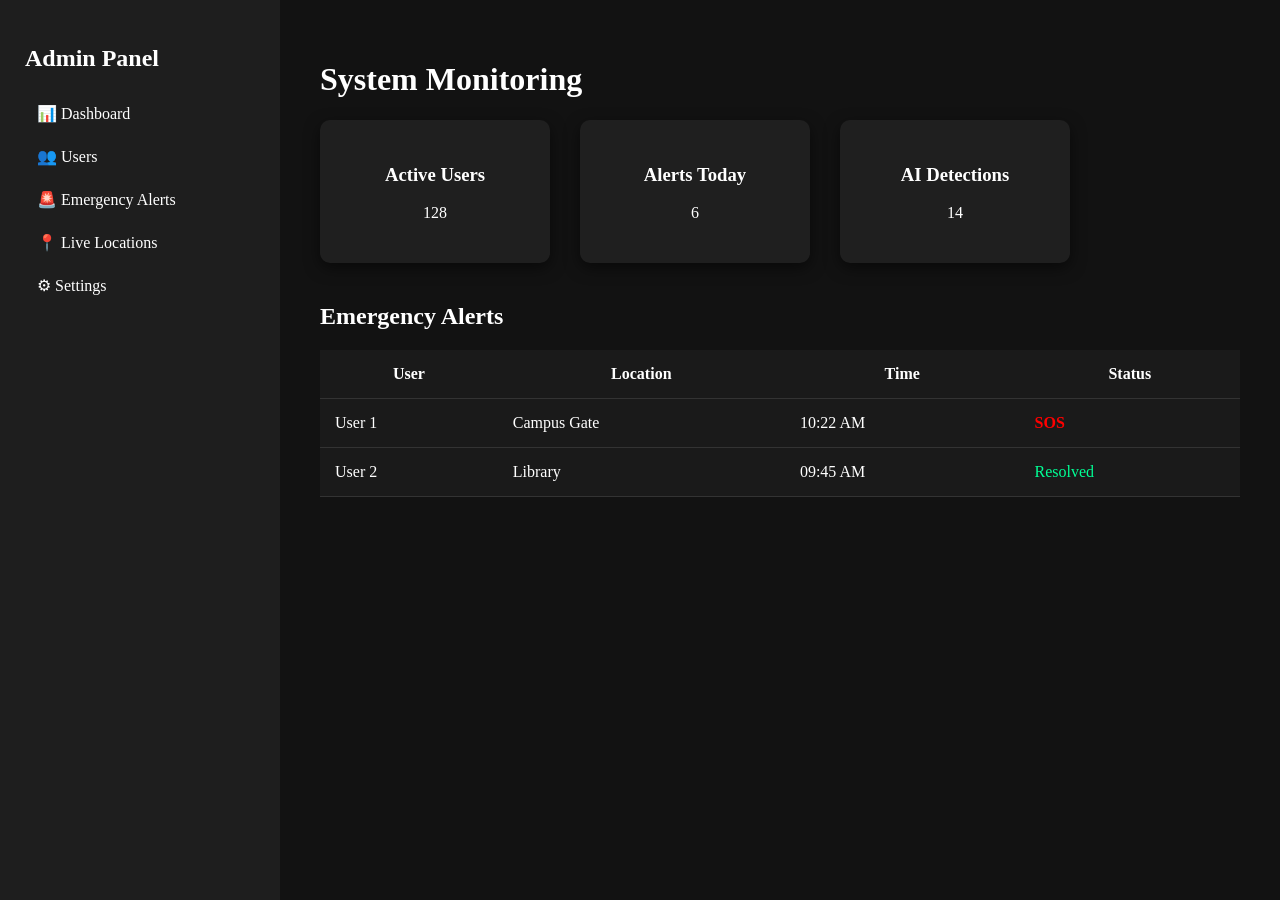
<file: User-Admin-UI/admin-dashboard.html>
<!DOCTYPE html>
<html>
<head>

<title>Safeguard AI - Admin Panel</title>
<link rel="stylesheet" href="admin.css">

</head>

<body>

<div class="admin-dashboard">

<div class="sidebar">

<h2>Admin Panel</h2>

<ul>
<li>📊 Dashboard</li>
<li>👥 Users</li>
<li>🚨 Emergency Alerts</li>
<li>📍 Live Locations</li>
<li>⚙ Settings</li>
</ul>

</div>

<div class="content">

<h1>System Monitoring</h1>

<div class="stats">

<div class="stat-card">
<h3>Active Users</h3>
<p>128</p>
</div>

<div class="stat-card">
<h3>Alerts Today</h3>
<p>6</p>
</div>

<div class="stat-card">
<h3>AI Detections</h3>
<p>14</p>
</div>

</div>

<h2>Emergency Alerts</h2>

<table>

<tr>
<th>User</th>
<th>Location</th>
<th>Time</th>
<th>Status</th>
</tr>

<tr>
<td>User 1</td>
<td>Campus Gate</td>
<td>10:22 AM</td>
<td class="danger">SOS</td>
</tr>

<tr>
<td>User 2</td>
<td>Library</td>
<td>09:45 AM</td>
<td class="safe">Resolved</td>
</tr>

</table>

</div>

</div>

</body>
</html>
</file>
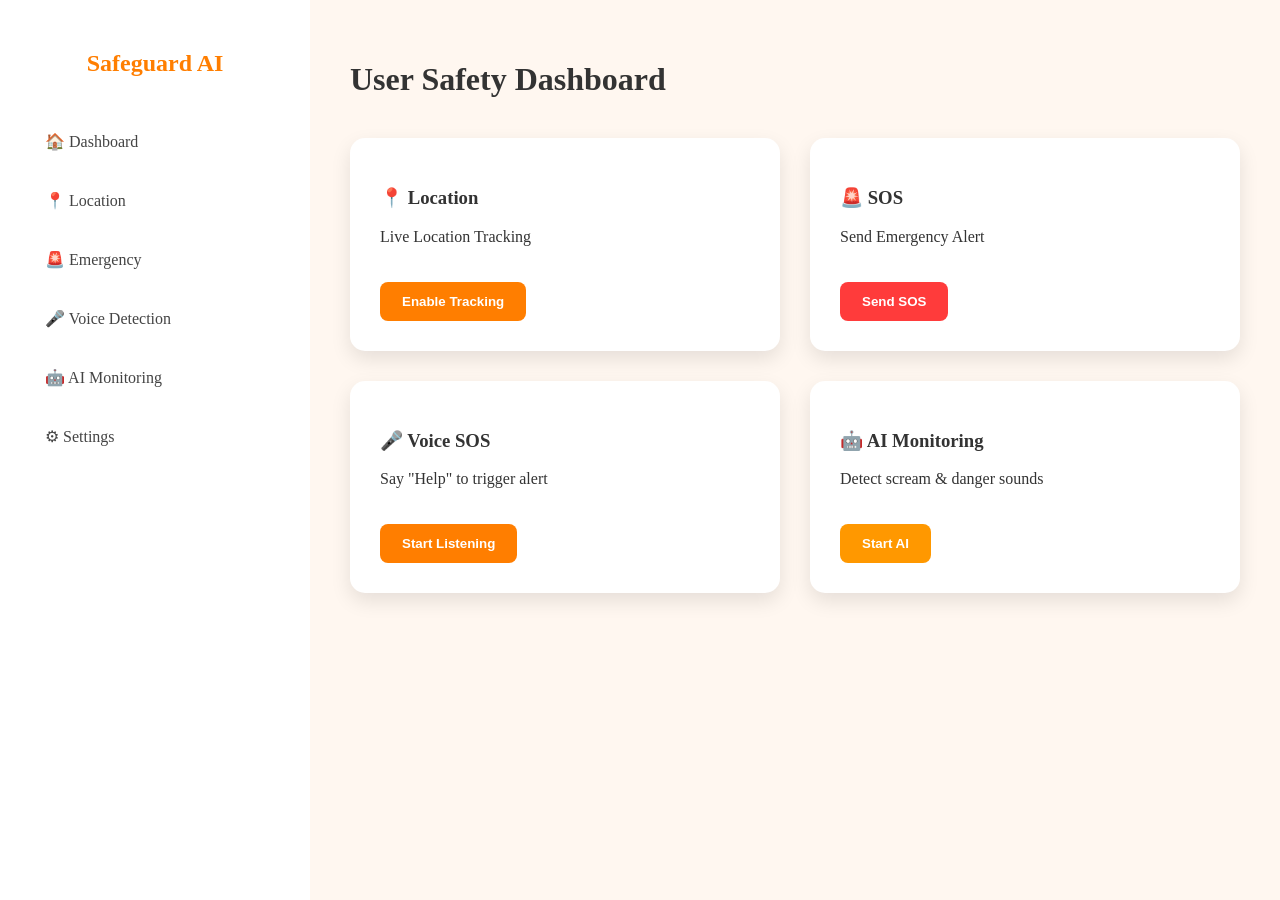
<file: User-Admin-UI/user-dashboard.html>
<!DOCTYPE html>
<html>
<head>
<title>Safeguard AI - User Dashboard</title>
<link rel="stylesheet" href="user.css">
</head>

<body>

<div class="dashboard">

<!-- Sidebar -->

<div class="sidebar">

<h2>Safeguard AI</h2>

<ul>
<li>🏠 Dashboard</li>
<li>📍 Location</li>
<li>🚨 Emergency</li>
<li>🎤 Voice Detection</li>
<li>🤖 AI Monitoring</li>
<li>⚙ Settings</li>

</ul>

</div>

<!-- Main Content -->

<div class="main">

<h1>User Safety Dashboard</h1>

<div class="cards">

<div class="card location">
<h3>📍 Location</h3>
<p>Live Location Tracking</p>
<button>Enable Tracking</button>
</div>

<div class="card sos">
<h3>🚨 SOS</h3>
<p>Send Emergency Alert</p>
<button class="danger">Send SOS</button>
</div>

<div class="card voice">
<h3>🎤 Voice SOS</h3>
<p>Say "Help" to trigger alert</p>
<button>Start Listening</button>
</div>

<div class="card ai">
<h3>🤖 AI Monitoring</h3>
<p>Detect scream & danger sounds</p>
<button class="ai-btn">Start AI</button>
</div>

</div>

</div>

</div>

</body>
</html>
</file>
<file: User-Admin-UI/admin.css>
body{
margin:0;
font-family:Segoe UI;
background:#121212;
color:white;
}

.admin-dashboard{
display:flex;
height:100vh;
}

/* Sidebar */

.sidebar{
width:230px;
background:#1e1e1e;
padding:25px;
}

.sidebar ul{
list-style:none;
padding:0;
}

.sidebar li{
padding:12px;
cursor:pointer;
transition:0.3s;
}

.sidebar li:hover{
background:#00d4ff;
color:black;
}

/* Content */

.content{
flex:1;
padding:40px;
}

.stats{
display:flex;
gap:30px;
margin-bottom:40px;
}

.stat-card{
background:#1f1f1f;
padding:25px;
border-radius:10px;
width:180px;
text-align:center;
box-shadow:0 5px 15px rgba(0,0,0,0.5);
}

/* Table */

table{
width:100%;
border-collapse:collapse;
background:#1a1a1a;
}

th,td{
padding:15px;
border-bottom:1px solid #333;
}

.danger{
color:red;
font-weight:bold;
}

.safe{
color:#00ff95;
}
</file>
<file: User-Admin-UI/user.css>
body{
margin:0;
font-family:'Segoe UI';
background: linear-gradient(135deg,#ff7e00,#ffb347);
color:#333;
}

/* Dashboard layout */

.dashboard{
display:flex;
height:100vh;
}

/* Sidebar */

.sidebar{
width:250px;
background:white;
padding:30px;
box-shadow:2px 0 10px rgba(0,0,0,0.1);
}

.sidebar h2{
text-align:center;
margin-bottom:40px;
color:#ff7e00;
}

.sidebar ul{
list-style:none;
padding:0;
}

.sidebar li{
padding:15px;
margin-bottom:10px;
border-radius:8px;
cursor:pointer;
transition:0.3s;
color:#444;
}

.sidebar li:hover{
background:#ff7e00;
color:white;
}

/* Main content */

.main{
flex:1;
padding:40px;
background:#fff7f0;
}

/* Card grid */

.cards{
display:grid;
grid-template-columns:repeat(2,1fr);
gap:30px;
margin-top:40px;
}

/* Cards */

.card{
background:white;
padding:30px;
border-radius:15px;
box-shadow:0 8px 20px rgba(0,0,0,0.1);
transition:0.3s;
}

.card:hover{
transform:translateY(-10px);
box-shadow:0 12px 30px rgba(0,0,0,0.2);
}

/* Buttons */

button{
margin-top:20px;
padding:12px 22px;
border:none;
border-radius:8px;
background:#ff7e00;
color:white;
cursor:pointer;
font-weight:bold;
transition:0.3s;
}

button:hover{
background:#ff9a2e;
transform:scale(1.05);
}

/* Special buttons */

.danger{
background:#ff3b3b;
color:white;
}

.ai-btn{
background:#ff9800;
color:white;
}
</file>
